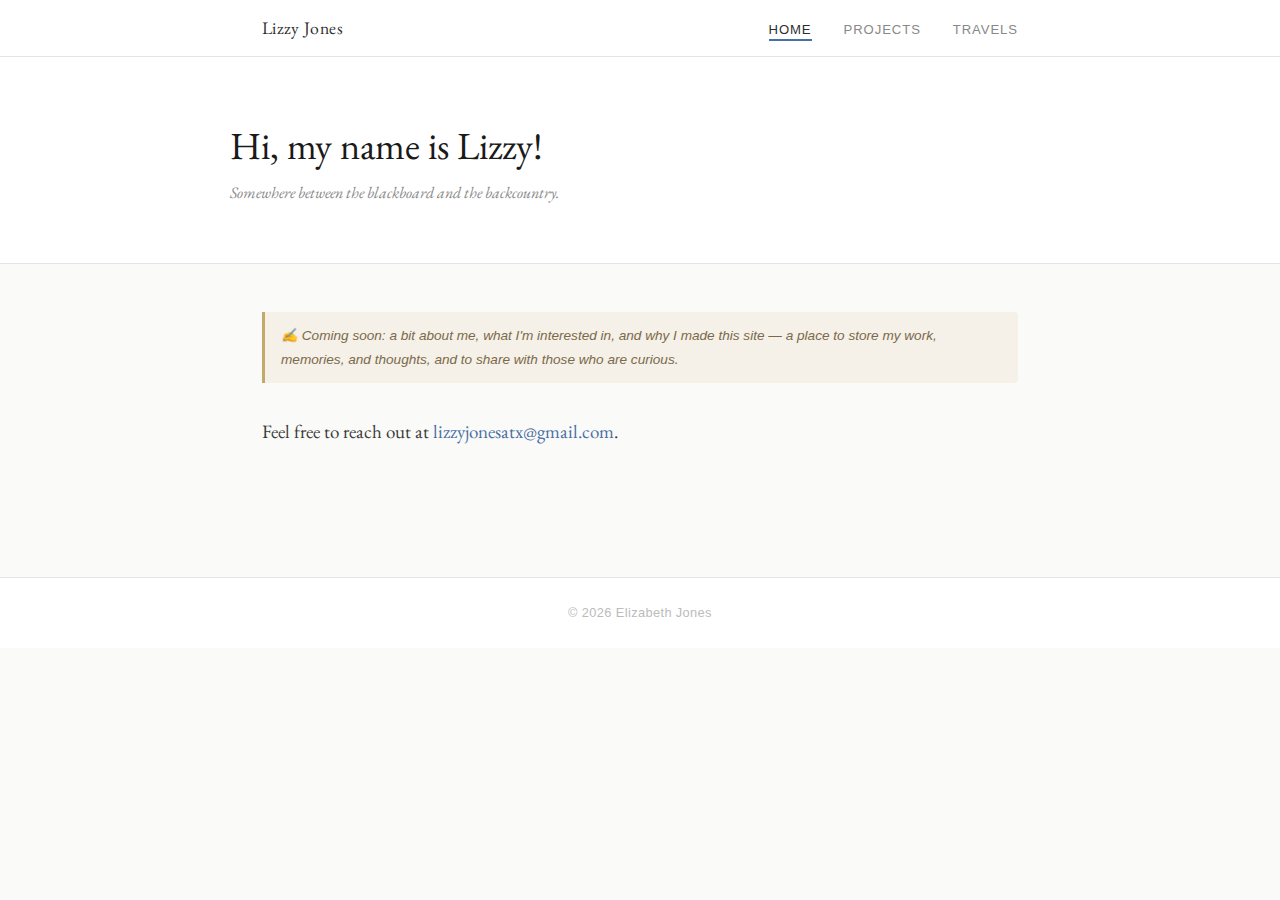
<file: index.html>
<!DOCTYPE html>
<html lang="en">
<head>
  <meta charset="UTF-8" />
  <meta name="viewport" content="width=device-width, initial-scale=1" />
  <title>Lizzy Jones</title>
  <link rel="stylesheet" href="css/style.css" />
</head>
<body>

  <!-- Navigation -->
  <nav>
    <div class="nav-inner">
      <a class="nav-brand" href="index.html">Lizzy Jones</a>
      <ul class="nav-links">
        <li><a href="index.html" class="active">Home</a></li>
        <li><a href="projects.html">Projects</a></li>
        <li><a href="travels.html">Travels</a></li>
      </ul>
    </div>
  </nav>

  <!-- Hero -->
  <header class="hero">
    <div class="inner">
      <h1>Hi, my name is Lizzy!</h1>
      <p class="subtitle">Somewhere between the blackboard and the backcountry.</p>
    </div>
  </header>

  <!-- Main Content -->
  <main class="main-content">
    <div class="bio-section">
      <p>
        <span class="placeholder-note">
          ✍️ Coming soon: a bit about me, what I'm interested in, and why I made this site —
          a place to store my work, memories, and thoughts, and to share with those who are curious.
        </span>
      </p>
      <p style="margin-top: 2rem;">
        Feel free to reach out at <a href="mailto:lizzyjonesatx@gmail.com">lizzyjonesatx@gmail.com</a>.
      </p>
    </div>
  </main>

  <!-- Footer -->
  <footer>
    <p>&copy; 2026 Elizabeth Jones</p>
  </footer>

</body>
</html>
</file>
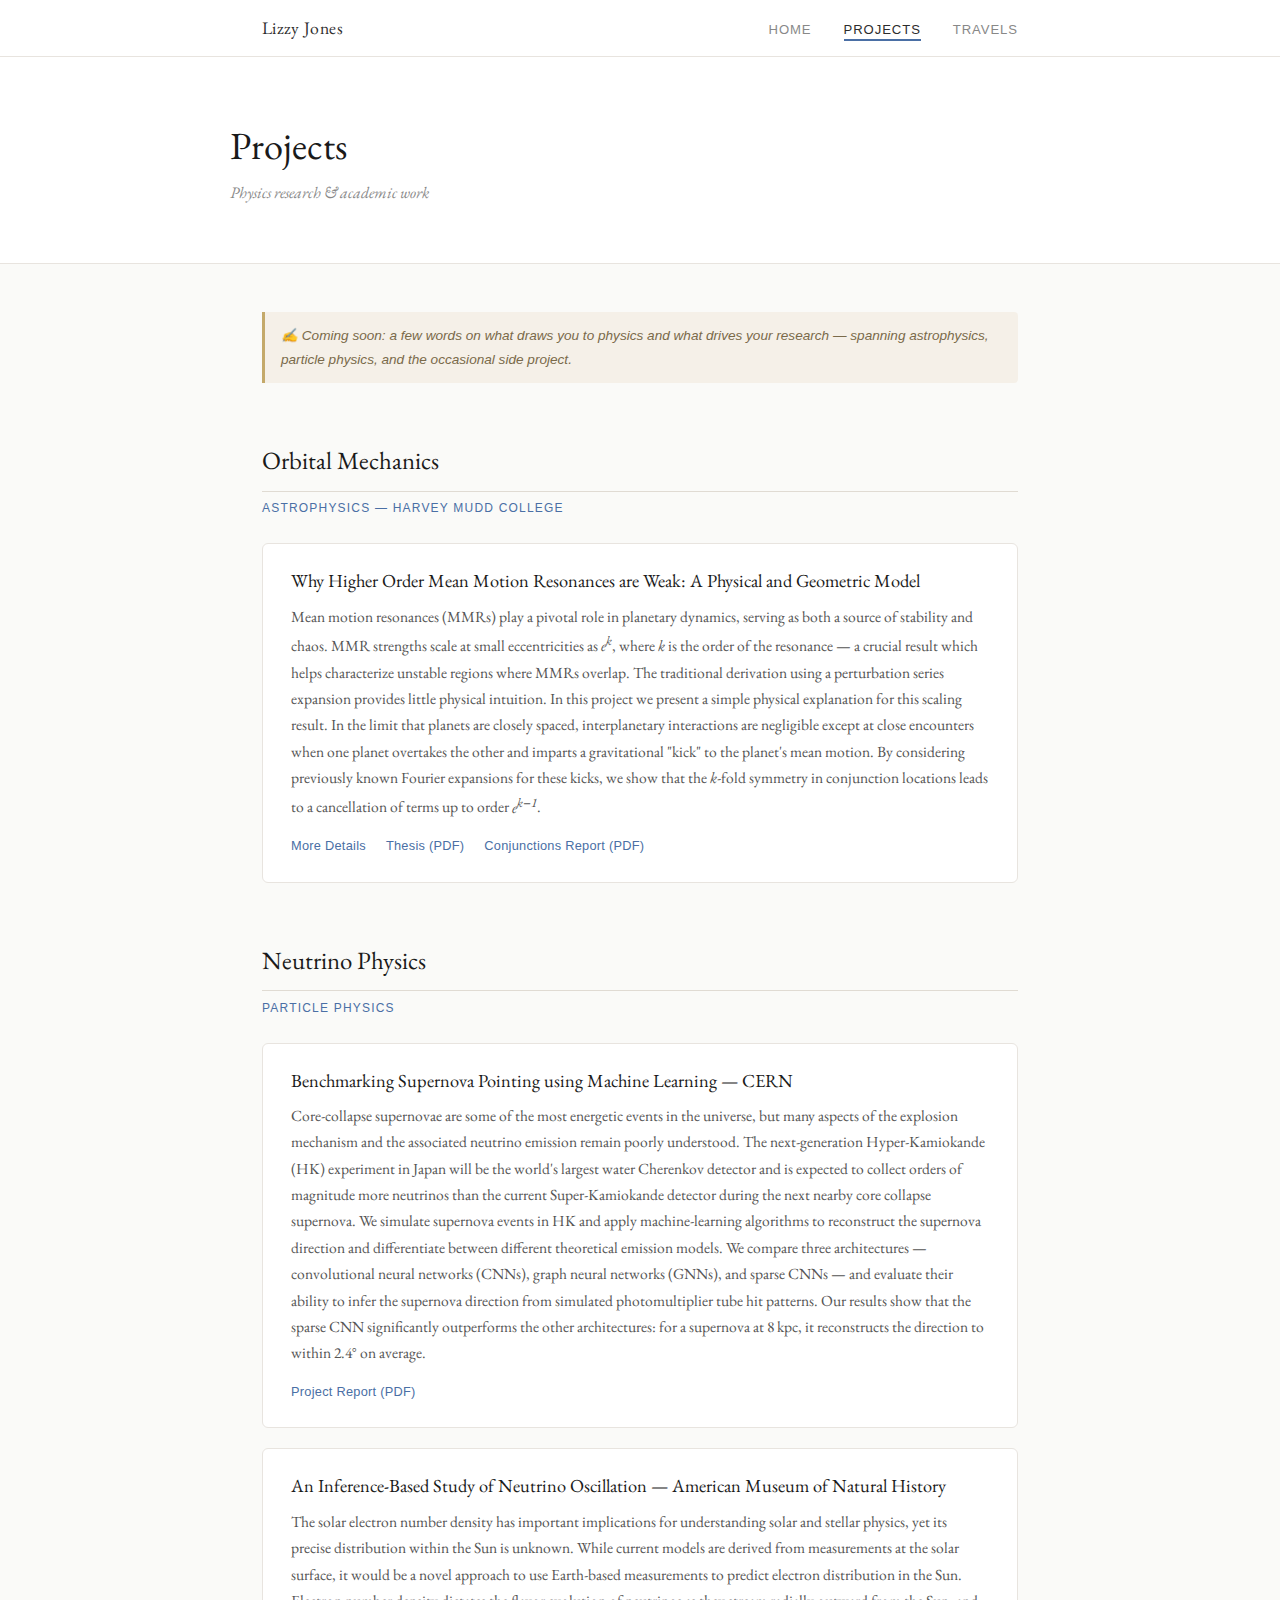
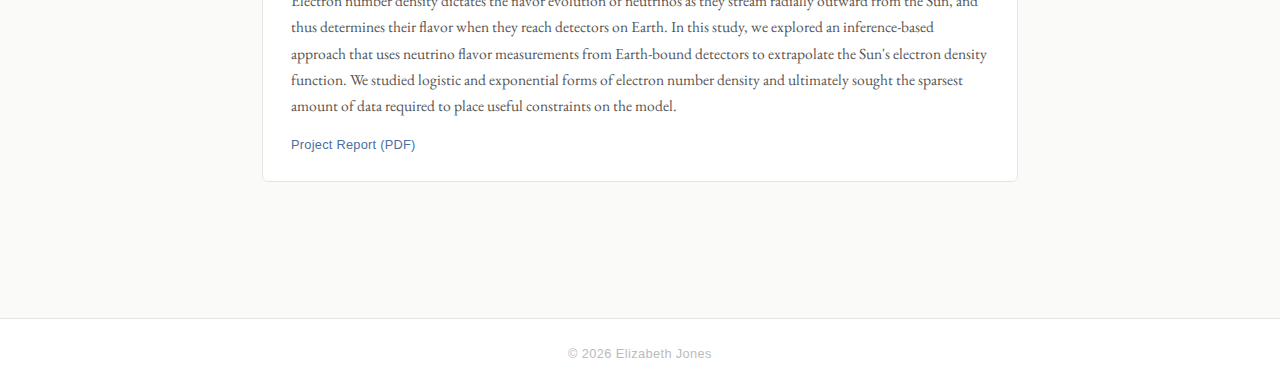
<file: projects.html>
<!DOCTYPE html>
<html lang="en">
<head>
  <meta charset="UTF-8" />
  <meta name="viewport" content="width=device-width, initial-scale=1" />
  <title>Projects — Lizzy Jones</title>
  <link rel="stylesheet" href="css/style.css" />
</head>
<body>

  <!-- Navigation -->
  <nav>
    <div class="nav-inner">
      <a class="nav-brand" href="index.html">Lizzy Jones</a>
      <ul class="nav-links">
        <li><a href="index.html">Home</a></li>
        <li><a href="projects.html" class="active">Projects</a></li>
        <li><a href="travels.html">Travels</a></li>
      </ul>
    </div>
  </nav>

  <!-- Hero -->
  <header class="hero">
    <div class="inner">
      <h1>Projects</h1>
      <p class="subtitle">Physics research &amp; academic work</p>
    </div>
  </header>

  <!-- Main Content -->
  <main class="main-content">

    <!-- Intro -->
    <div class="page-intro">
      <span class="placeholder-note">
        ✍️ Coming soon: a few words on what draws you to physics and what drives your research —
        spanning astrophysics, particle physics, and the occasional side project.
      </span>
    </div>

    <!-- Section 1: Orbital Mechanics -->
    <div class="research-section">
      <h2>Orbital Mechanics</h2>
      <span class="section-tag">Astrophysics &mdash; Harvey Mudd College</span>

      <div class="project-card">
        <h3>Why Higher Order Mean Motion Resonances are Weak: A Physical and Geometric Model</h3>
        <p>
          Mean motion resonances (MMRs) play a pivotal role in planetary dynamics, serving as both a source of stability and chaos.
          MMR strengths scale at small eccentricities as <em>e<sup>k</sup></em>, where <em>k</em> is the order of the resonance —
          a crucial result which helps characterize unstable regions where MMRs overlap. The traditional derivation using a
          perturbation series expansion provides little physical intuition. In this project we present a simple physical explanation
          for this scaling result. In the limit that planets are closely spaced, interplanetary interactions are negligible except
          at close encounters when one planet overtakes the other and imparts a gravitational "kick" to the planet's mean motion.
          By considering previously known Fourier expansions for these kicks, we show that the <em>k</em>-fold symmetry in conjunction
          locations leads to a cancellation of terms up to order <em>e<sup>k−1</sup></em>.
        </p>
        <div class="project-links">
          <a href="planetary_conj_details.html">More Details</a>
          <a href="pdfs/thesis.pdf" target="_blank">Thesis (PDF)</a>
          <a href="pdfs/planetary_conj.pdf" target="_blank">Conjunctions Report (PDF)</a>
        </div>
      </div>
    </div>

    <!-- Section 2: Neutrino Physics -->
    <div class="research-section">
      <h2>Neutrino Physics</h2>
      <span class="section-tag">Particle Physics</span>

      <div class="project-card">
        <h3>Benchmarking Supernova Pointing using Machine Learning &mdash; CERN</h3>
        <p>
          Core-collapse supernovae are some of the most energetic events in the universe, but many aspects of the explosion
          mechanism and the associated neutrino emission remain poorly understood. The next-generation Hyper-Kamiokande (HK)
          experiment in Japan will be the world's largest water Cherenkov detector and is expected to collect orders of magnitude
          more neutrinos than the current Super-Kamiokande detector during the next nearby core collapse supernova. We simulate
          supernova events in HK and apply machine-learning algorithms to reconstruct the supernova direction and differentiate
          between different theoretical emission models. We compare three architectures — convolutional neural networks (CNNs),
          graph neural networks (GNNs), and sparse CNNs — and evaluate their ability to infer the supernova direction from simulated
          photomultiplier tube hit patterns. Our results show that the sparse CNN significantly outperforms the other architectures:
          for a supernova at 8 kpc, it reconstructs the direction to within 2.4° on average.
        </p>
        <div class="project-links">
          <a href="pdfs/supernova_ml.pdf" target="_blank">Project Report (PDF)</a>
        </div>
      </div>

      <div class="project-card">
        <h3>An Inference-Based Study of Neutrino Oscillation &mdash; American Museum of Natural History</h3>
        <p>
          The solar electron number density has important implications for understanding solar and stellar physics, yet its
          precise distribution within the Sun is unknown. While current models are derived from measurements at the solar surface,
          it would be a novel approach to use Earth-based measurements to predict electron distribution in the Sun. Electron number
          density dictates the flavor evolution of neutrinos as they stream radially outward from the Sun, and thus determines
          their flavor when they reach detectors on Earth. In this study, we explored an inference-based approach that uses neutrino
          flavor measurements from Earth-bound detectors to extrapolate the Sun's electron density function. We studied logistic and
          exponential forms of electron number density and ultimately sought the sparsest amount of data required to place useful
          constraints on the model.
        </p>
        <div class="project-links">
          <a href="pdfs/inference_neutrino_osc.pdf" target="_blank">Project Report (PDF)</a>
        </div>
      </div>
    </div>

    <!--
    <div class="research-section">
      <h2>Other Projects</h2>
      <div class="project-card">
        <h3>A Study of the Restricted Three Body Problem — Harvey Mudd College</h3>
        <div class="project-links">
          <a href="pdfs/restricted_three_body.pdf" target="_blank">Project Report (PDF)</a>
        </div>
      </div>
      <div class="project-card">
        <h3>Study of an Underdamped, Driven Oscillator — Duke University</h3>
        <div class="project-links">
          <a href="pdfs/underdamped_oscillator.pdf" target="_blank">Project Report (PDF)</a>
        </div>
      </div>
    </div>
    -->

  </main>

  <!-- Footer -->
  <footer>
    <p>&copy; 2026 Elizabeth Jones</p>
  </footer>

</body>
</html>
</file>
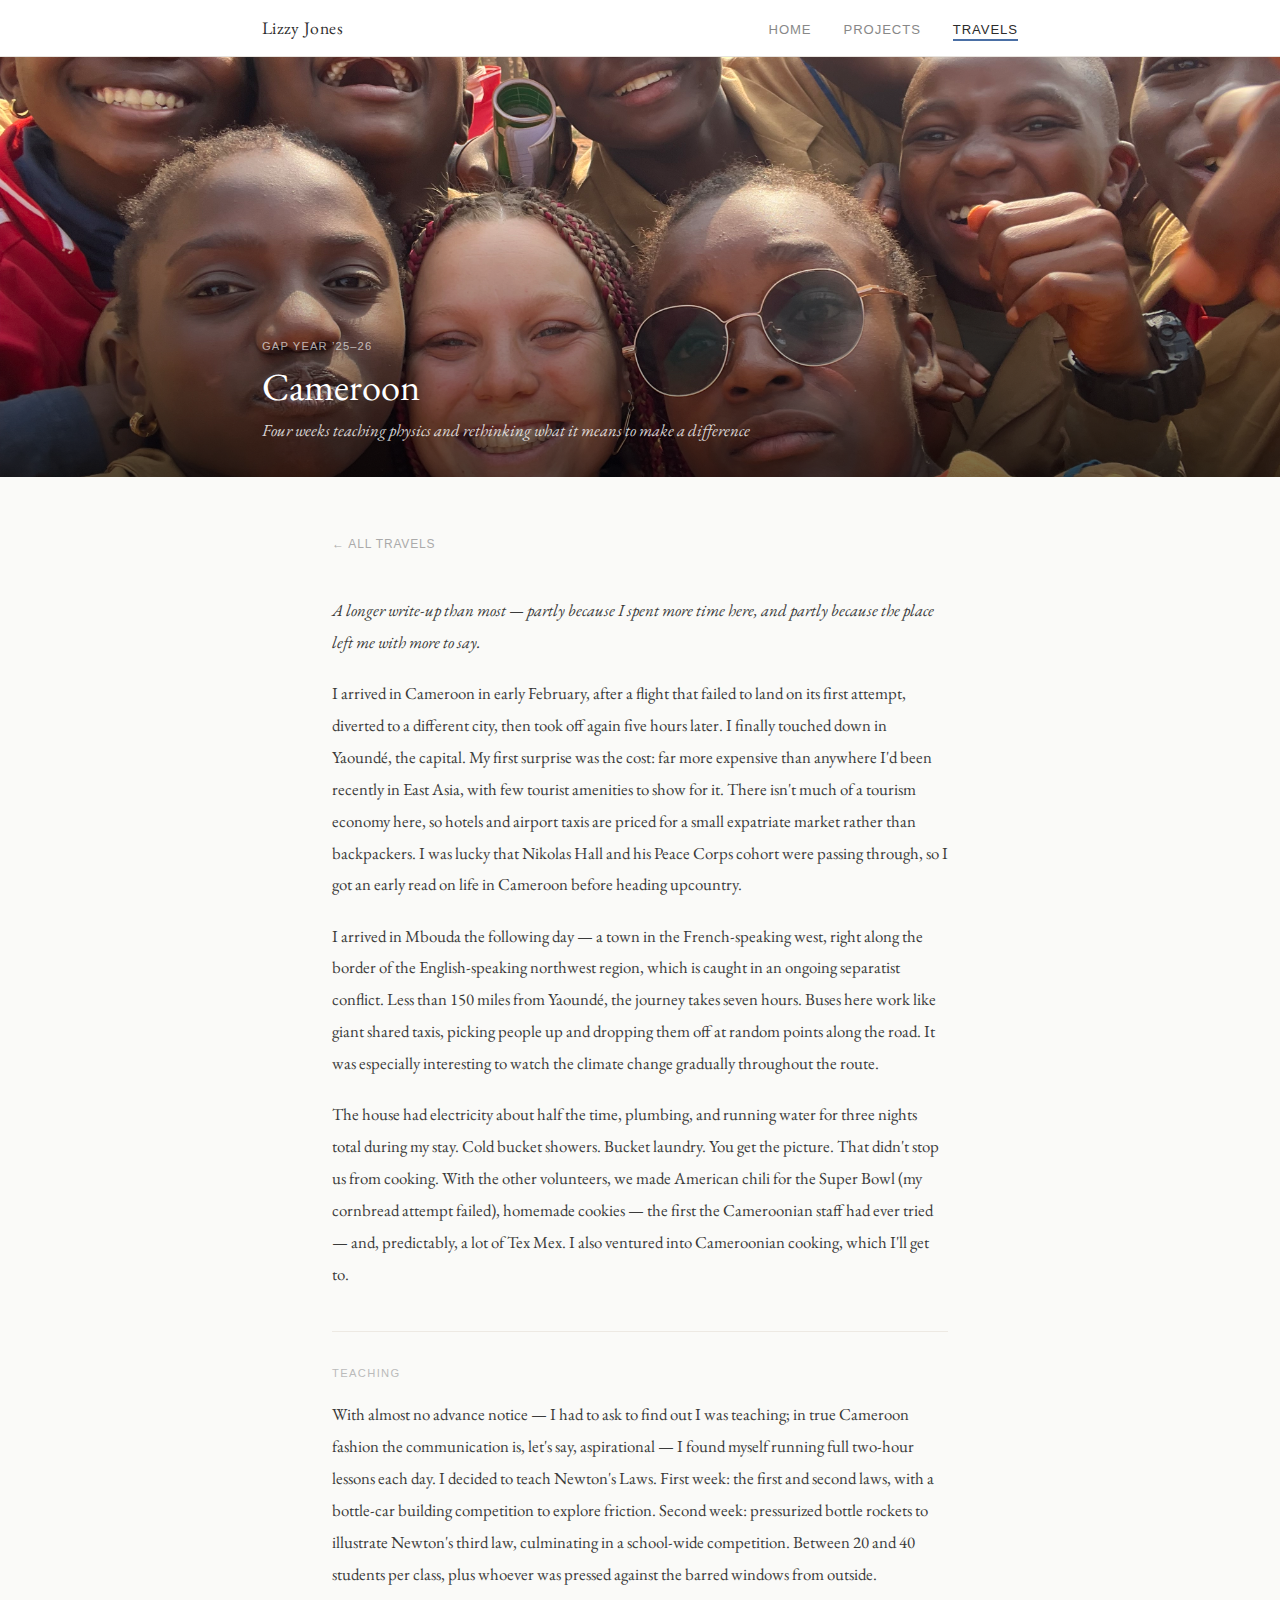
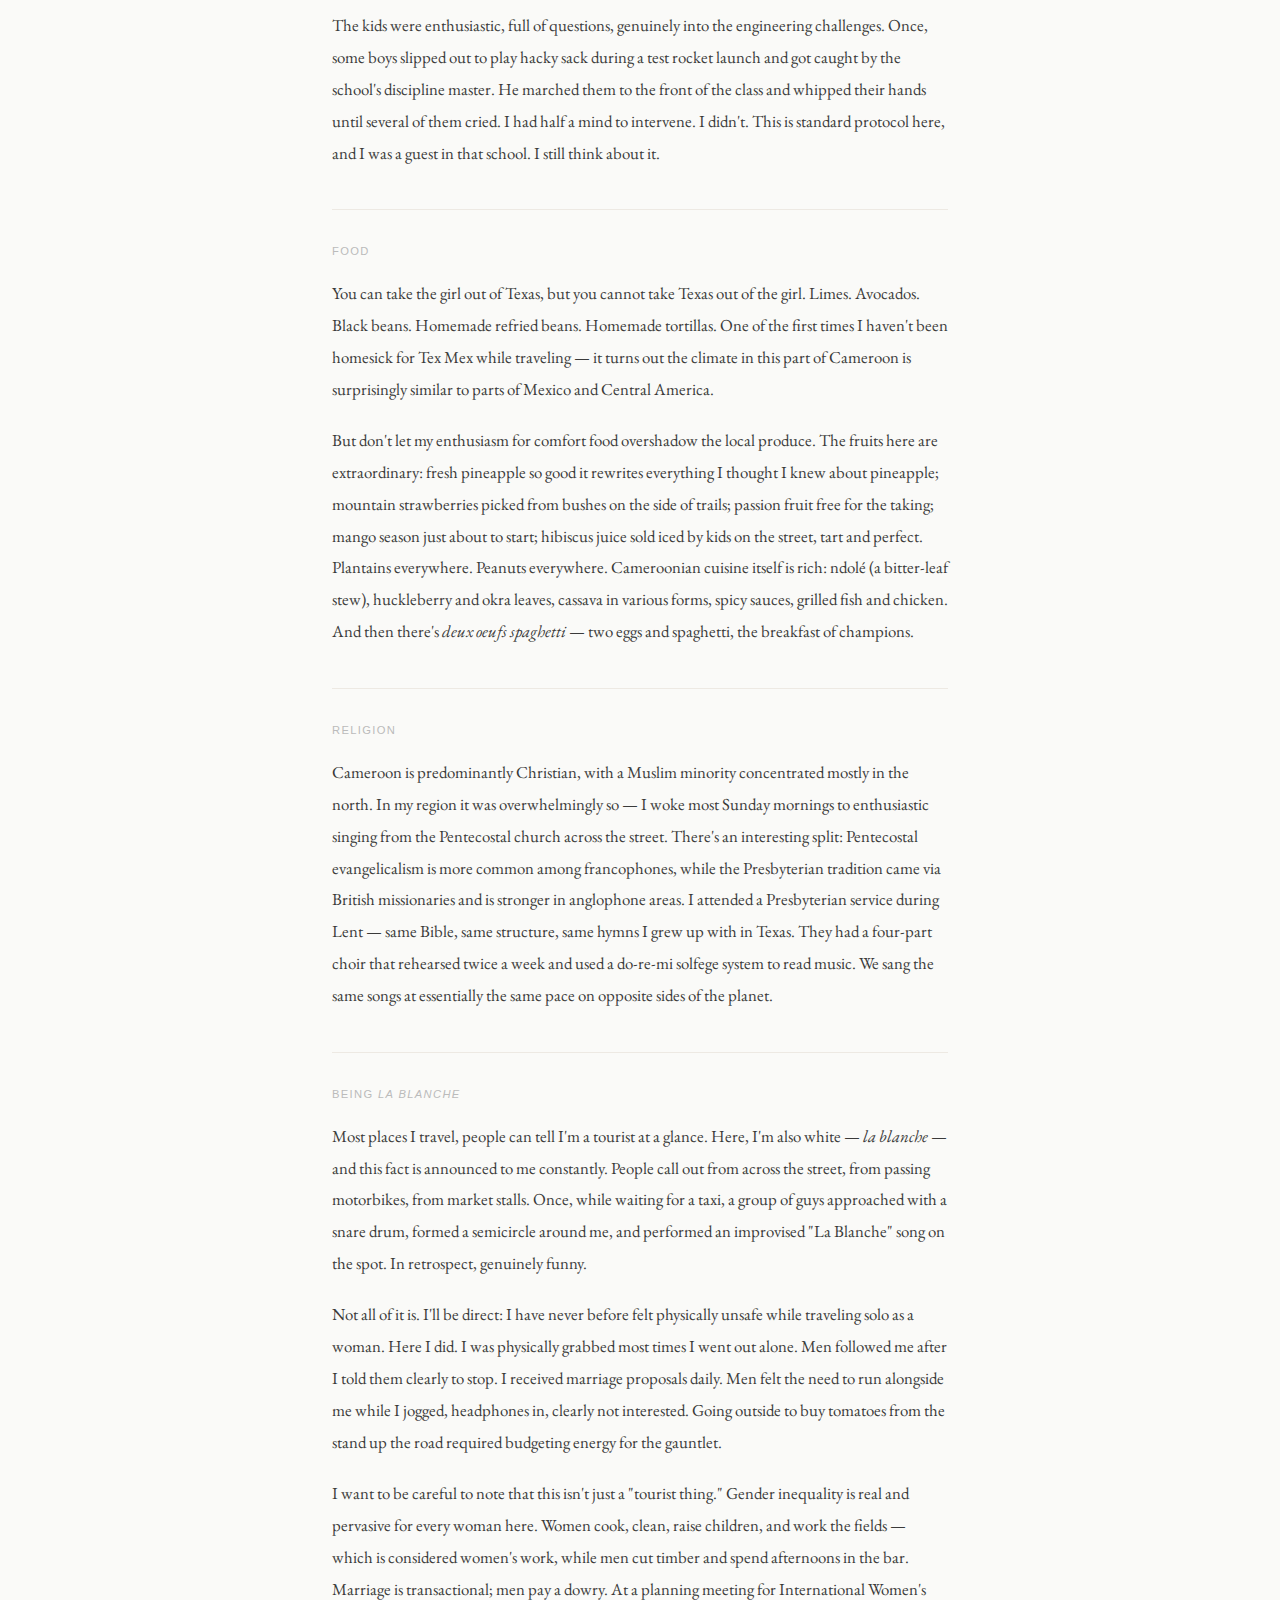
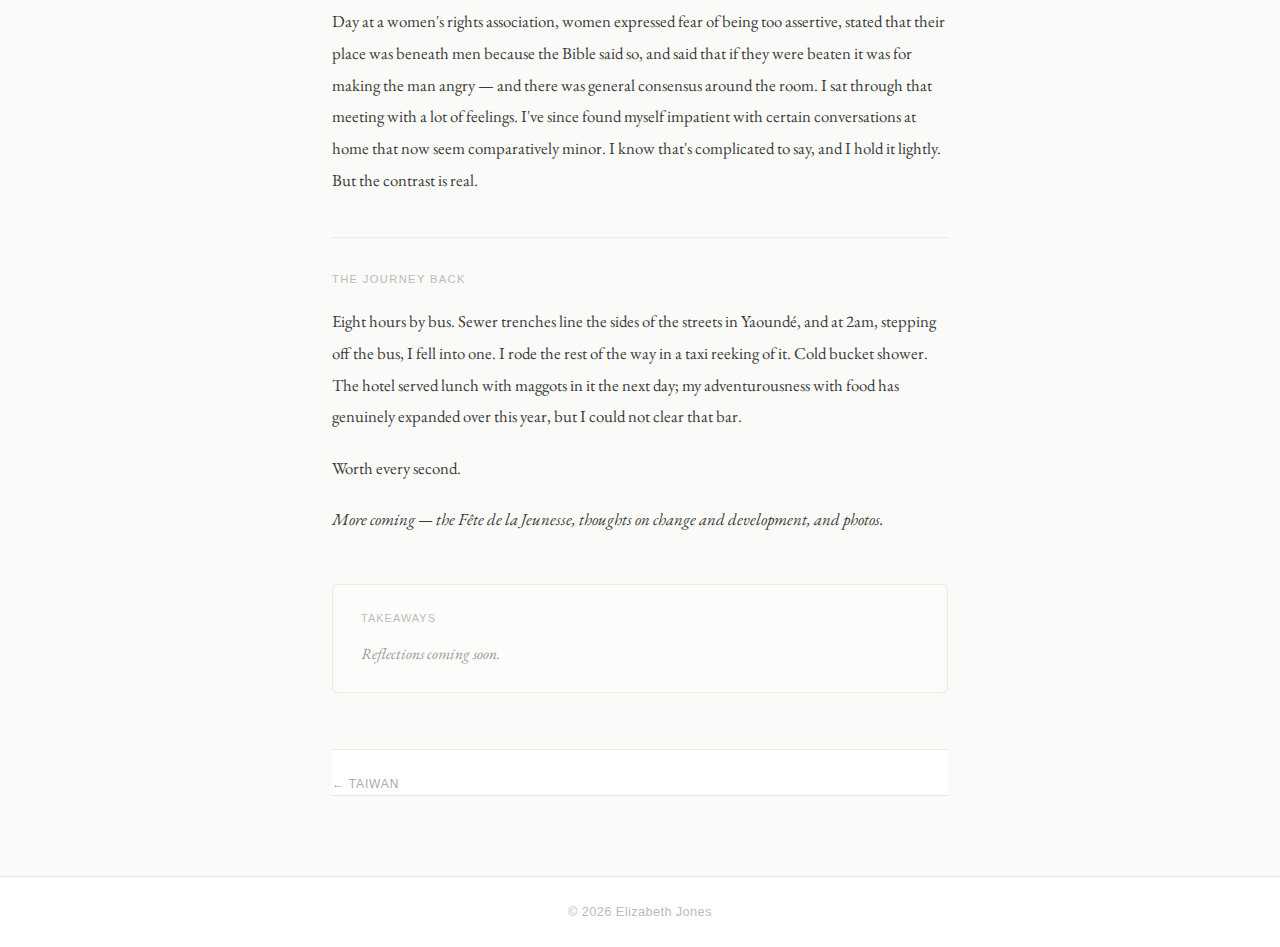
<file: destinations/cameroon.html>
<!DOCTYPE html>
<html lang="en">
<head>
  <meta charset="UTF-8" />
  <meta name="viewport" content="width=device-width, initial-scale=1" />
  <title>Cameroon — Lizzy Jones</title>
  <link rel="stylesheet" href="../css/style.css" />
</head>
<body>

  <nav>
    <div class="nav-inner">
      <a class="nav-brand" href="../index.html">Lizzy Jones</a>
      <ul class="nav-links">
        <li><a href="../index.html">Home</a></li>
        <li><a href="../projects.html">Projects</a></li>
        <li><a href="../travels.html" class="active">Travels</a></li>
      </ul>
    </div>
  </nav>

  <div class="travel-hero" style="background-image: url('../travel_thumbnail_photos/cameroon.jpeg');">
    <div class="travel-hero-text">
      <div class="travel-hero-tag">Gap Year &rsquo;25&ndash;26</div>
      <h1>Cameroon</h1>
      <p class="travel-hero-sub">Four weeks teaching physics and rethinking what it means to make a difference</p>
    </div>
  </div>

  <div class="travel-content">
    <a href="../travels.html" class="travel-back">&larr; All Travels</a>

    <article class="travel-article">

      <p><em>A longer write-up than most — partly because I spent more time here, and partly because the place left me with more to say.</em></p>

      <p>I arrived in Cameroon in early February, after a flight that failed to land on its first attempt, diverted to a different city, then took off again five hours later. I finally touched down in Yaoundé, the capital. My first surprise was the cost: far more expensive than anywhere I'd been recently in East Asia, with few tourist amenities to show for it. There isn't much of a tourism economy here, so hotels and airport taxis are priced for a small expatriate market rather than backpackers. I was lucky that Nikolas Hall and his Peace Corps cohort were passing through, so I got an early read on life in Cameroon before heading upcountry.</p>

      <p>I arrived in Mbouda the following day — a town in the French-speaking west, right along the border of the English-speaking northwest region, which is caught in an ongoing separatist conflict. Less than 150 miles from Yaoundé, the journey takes seven hours. Buses here work like giant shared taxis, picking people up and dropping them off at random points along the road. It was especially interesting to watch the climate change gradually throughout the route.</p>

      <p>The house had electricity about half the time, plumbing, and running water for three nights total during my stay. Cold bucket showers. Bucket laundry. You get the picture. That didn't stop us from cooking. With the other volunteers, we made American chili for the Super Bowl (my cornbread attempt failed), homemade cookies — the first the Cameroonian staff had ever tried — and, predictably, a lot of Tex Mex. I also ventured into Cameroonian cooking, which I'll get to.</p>

      <div class="travel-section-head">Teaching</div>

      <p>With almost no advance notice — I had to ask to find out I was teaching; in true Cameroon fashion the communication is, let's say, aspirational — I found myself running full two-hour lessons each day. I decided to teach Newton's Laws. First week: the first and second laws, with a bottle-car building competition to explore friction. Second week: pressurized bottle rockets to illustrate Newton's third law, culminating in a school-wide competition. Between 20 and 40 students per class, plus whoever was pressed against the barred windows from outside.</p>

      <p>The kids were enthusiastic, full of questions, genuinely into the engineering challenges. Once, some boys slipped out to play hacky sack during a test rocket launch and got caught by the school's discipline master. He marched them to the front of the class and whipped their hands until several of them cried. I had half a mind to intervene. I didn't. This is standard protocol here, and I was a guest in that school. I still think about it.</p>

      <div class="travel-section-head">Food</div>

      <p>You can take the girl out of Texas, but you cannot take Texas out of the girl. Limes. Avocados. Black beans. Homemade refried beans. Homemade tortillas. One of the first times I haven't been homesick for Tex Mex while traveling — it turns out the climate in this part of Cameroon is surprisingly similar to parts of Mexico and Central America.</p>

      <p>But don't let my enthusiasm for comfort food overshadow the local produce. The fruits here are extraordinary: fresh pineapple so good it rewrites everything I thought I knew about pineapple; mountain strawberries picked from bushes on the side of trails; passion fruit free for the taking; mango season just about to start; hibiscus juice sold iced by kids on the street, tart and perfect. Plantains everywhere. Peanuts everywhere. Cameroonian cuisine itself is rich: ndolé (a bitter-leaf stew), huckleberry and okra leaves, cassava in various forms, spicy sauces, grilled fish and chicken. And then there's <em>deux oeufs spaghetti</em> — two eggs and spaghetti, the breakfast of champions.</p>

      <div class="travel-section-head">Religion</div>

      <p>Cameroon is predominantly Christian, with a Muslim minority concentrated mostly in the north. In my region it was overwhelmingly so — I woke most Sunday mornings to enthusiastic singing from the Pentecostal church across the street. There's an interesting split: Pentecostal evangelicalism is more common among francophones, while the Presbyterian tradition came via British missionaries and is stronger in anglophone areas. I attended a Presbyterian service during Lent — same Bible, same structure, same hymns I grew up with in Texas. They had a four-part choir that rehearsed twice a week and used a do-re-mi solfege system to read music. We sang the same songs at essentially the same pace on opposite sides of the planet.</p>

      <div class="travel-section-head">Being <em>La Blanche</em></div>

      <p>Most places I travel, people can tell I'm a tourist at a glance. Here, I'm also white — <em>la blanche</em> — and this fact is announced to me constantly. People call out from across the street, from passing motorbikes, from market stalls. Once, while waiting for a taxi, a group of guys approached with a snare drum, formed a semicircle around me, and performed an improvised "La Blanche" song on the spot. In retrospect, genuinely funny.</p>

      <p>Not all of it is. I'll be direct: I have never before felt physically unsafe while traveling solo as a woman. Here I did. I was physically grabbed most times I went out alone. Men followed me after I told them clearly to stop. I received marriage proposals daily. Men felt the need to run alongside me while I jogged, headphones in, clearly not interested. Going outside to buy tomatoes from the stand up the road required budgeting energy for the gauntlet.</p>

      <p>I want to be careful to note that this isn't just a "tourist thing." Gender inequality is real and pervasive for every woman here. Women cook, clean, raise children, and work the fields — which is considered women's work, while men cut timber and spend afternoons in the bar. Marriage is transactional; men pay a dowry. At a planning meeting for International Women's Day at a women's rights association, women expressed fear of being too assertive, stated that their place was beneath men because the Bible said so, and said that if they were beaten it was for making the man angry — and there was general consensus around the room. I sat through that meeting with a lot of feelings. I've since found myself impatient with certain conversations at home that now seem comparatively minor. I know that's complicated to say, and I hold it lightly. But the contrast is real.</p>

      <div class="travel-section-head">The Journey Back</div>

      <p>Eight hours by bus. Sewer trenches line the sides of the streets in Yaoundé, and at 2am, stepping off the bus, I fell into one. I rode the rest of the way in a taxi reeking of it. Cold bucket shower. The hotel served lunch with maggots in it the next day; my adventurousness with food has genuinely expanded over this year, but I could not clear that bar.</p>

      <p>Worth every second.</p>

      <p><em>More coming — the Fête de la Jeunesse, thoughts on change and development, and photos.</em></p>

    </article>

    <div class="travel-takeaways">
      <div class="travel-takeaways-label">Takeaways</div>
      <p><em>Reflections coming soon.</em></p>
    </div>

    <nav class="travel-nav">
      <a href="taiwan.html">&larr; Taiwan</a>
    </nav>
  </div>

  <footer>
    <p>&copy; 2026 Elizabeth Jones</p>
  </footer>

</body>
</html>
</file>
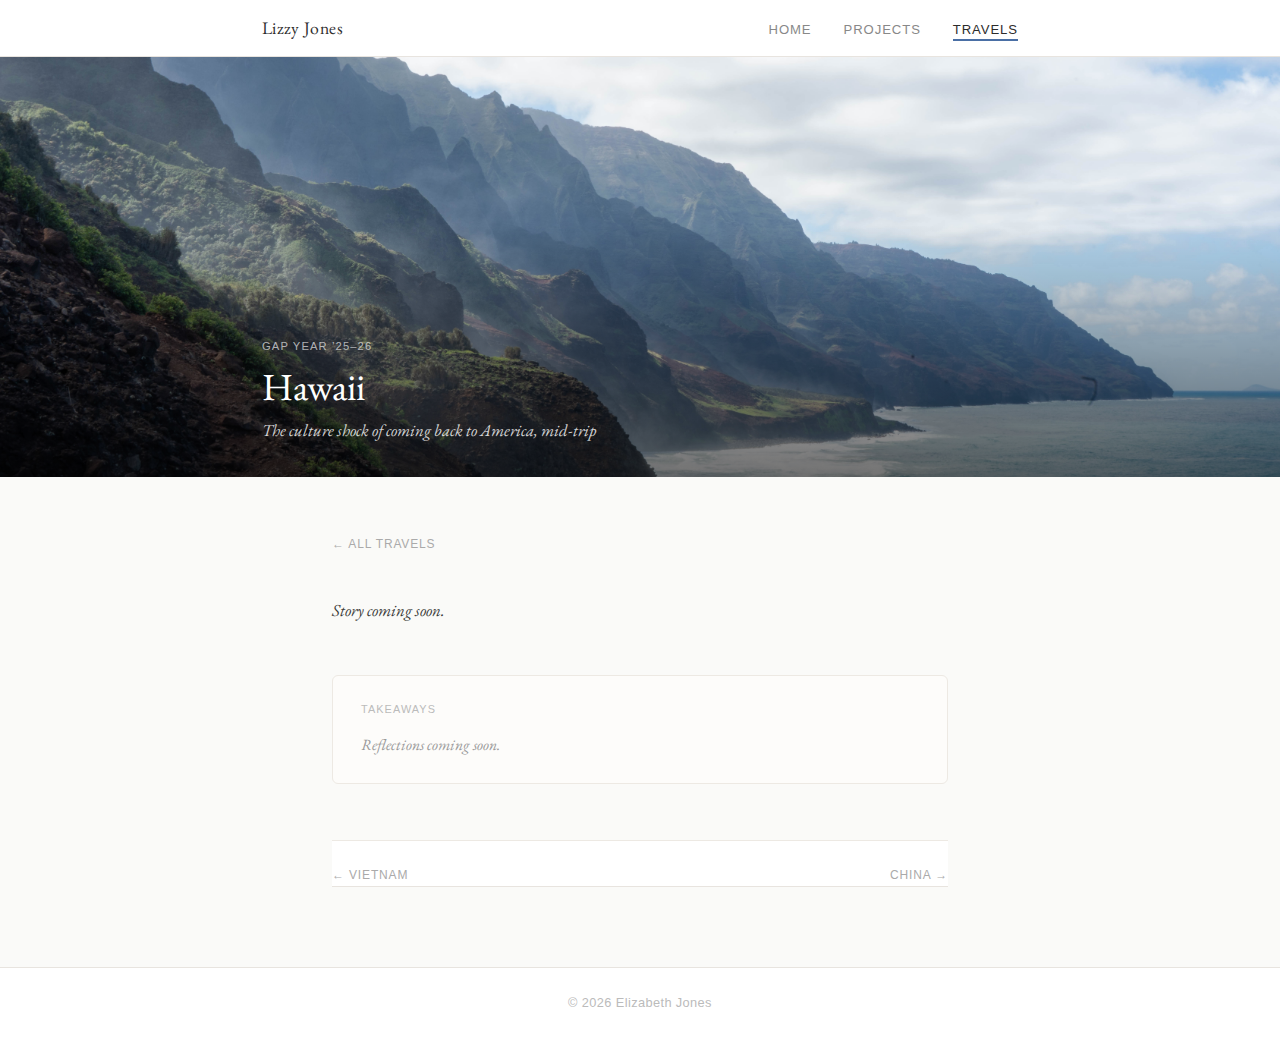
<file: destinations/hawaii.html>
<!DOCTYPE html>
<html lang="en">
<head>
  <meta charset="UTF-8" />
  <meta name="viewport" content="width=device-width, initial-scale=1" />
  <title>Hawaii — Lizzy Jones</title>
  <link rel="stylesheet" href="../css/style.css" />
</head>
<body>

  <nav>
    <div class="nav-inner">
      <a class="nav-brand" href="../index.html">Lizzy Jones</a>
      <ul class="nav-links">
        <li><a href="../index.html">Home</a></li>
        <li><a href="../projects.html">Projects</a></li>
        <li><a href="../travels.html" class="active">Travels</a></li>
      </ul>
    </div>
  </nav>

  <div class="travel-hero" style="background-image: url('../travel_thumbnail_photos/hawaii.jpg');">
    <div class="travel-hero-text">
      <div class="travel-hero-tag">Gap Year &rsquo;25&ndash;26</div>
      <h1>Hawaii</h1>
      <p class="travel-hero-sub">The culture shock of coming back to America, mid-trip</p>
    </div>
  </div>

  <div class="travel-content">
    <a href="../travels.html" class="travel-back">&larr; All Travels</a>

    <article class="travel-article">
      <p><em>Story coming soon.</em></p>
    </article>

    <div class="travel-takeaways">
      <div class="travel-takeaways-label">Takeaways</div>
      <p><em>Reflections coming soon.</em></p>
    </div>

    <nav class="travel-nav">
      <a href="vietnam.html">&larr; Vietnam</a>
      <a href="china.html" class="travel-nav-next">China &rarr;</a>
    </nav>
  </div>

  <footer>
    <p>&copy; 2026 Elizabeth Jones</p>
  </footer>

</body>
</html>
</file>
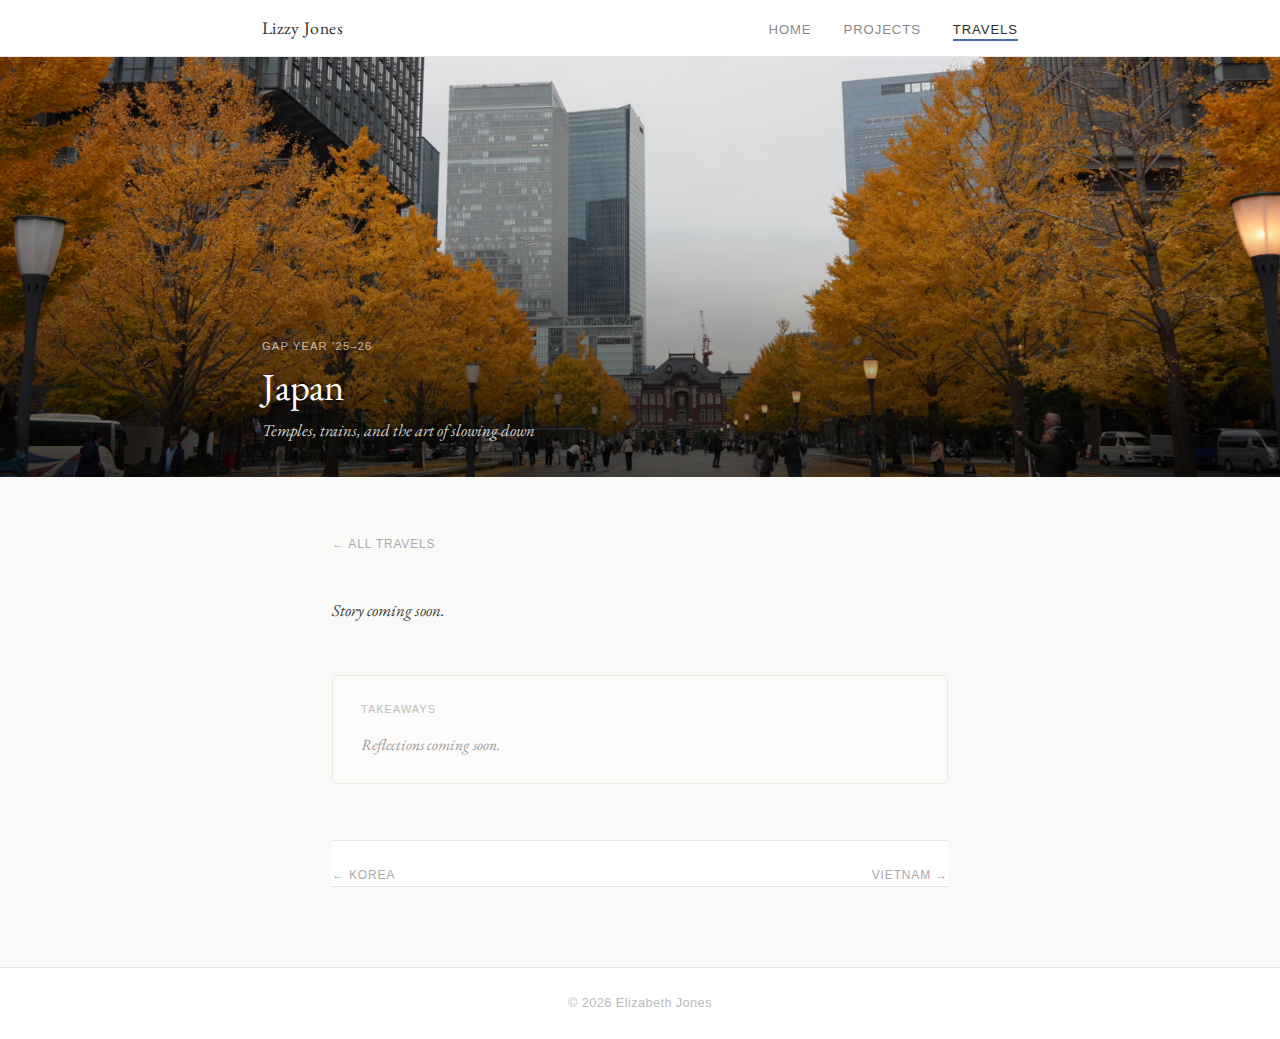
<file: destinations/japan.html>
<!DOCTYPE html>
<html lang="en">
<head>
  <meta charset="UTF-8" />
  <meta name="viewport" content="width=device-width, initial-scale=1" />
  <title>Japan — Lizzy Jones</title>
  <link rel="stylesheet" href="../css/style.css" />
</head>
<body>

  <nav>
    <div class="nav-inner">
      <a class="nav-brand" href="../index.html">Lizzy Jones</a>
      <ul class="nav-links">
        <li><a href="../index.html">Home</a></li>
        <li><a href="../projects.html">Projects</a></li>
        <li><a href="../travels.html" class="active">Travels</a></li>
      </ul>
    </div>
  </nav>

  <div class="travel-hero" style="background-image: url('../travel_thumbnail_photos/japan.JPG');">
    <div class="travel-hero-text">
      <div class="travel-hero-tag">Gap Year &rsquo;25&ndash;26</div>
      <h1>Japan</h1>
      <p class="travel-hero-sub">Temples, trains, and the art of slowing down</p>
    </div>
  </div>

  <div class="travel-content">
    <a href="../travels.html" class="travel-back">&larr; All Travels</a>

    <article class="travel-article">
      <p><em>Story coming soon.</em></p>
    </article>

    <div class="travel-takeaways">
      <div class="travel-takeaways-label">Takeaways</div>
      <p><em>Reflections coming soon.</em></p>
    </div>

    <nav class="travel-nav">
      <a href="korea.html">&larr; Korea</a>
      <a href="vietnam.html" class="travel-nav-next">Vietnam &rarr;</a>
    </nav>
  </div>

  <footer>
    <p>&copy; 2026 Elizabeth Jones</p>
  </footer>

</body>
</html>
</file>
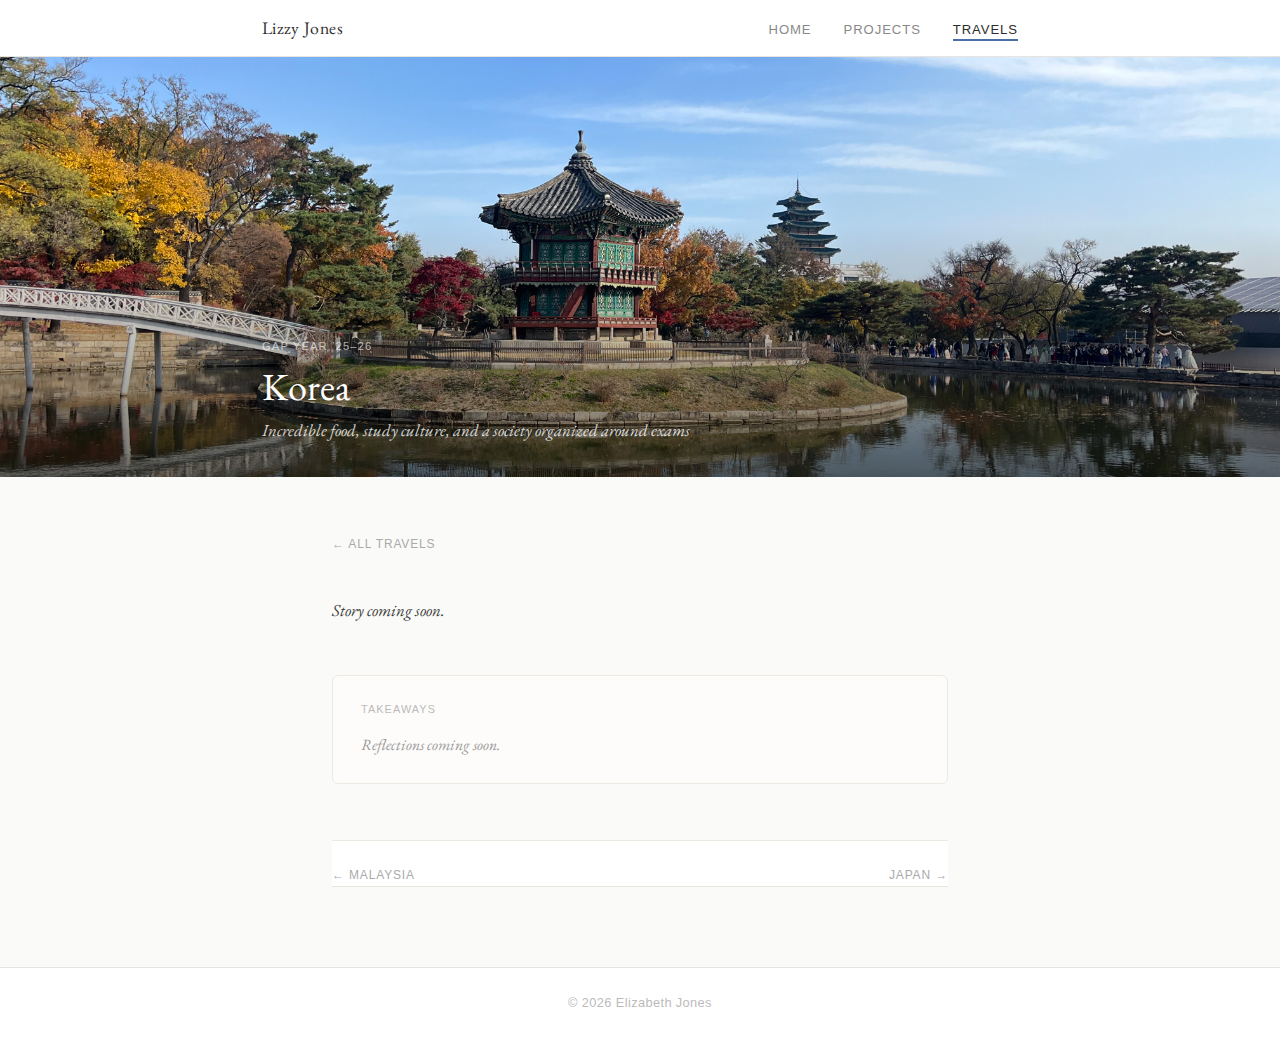
<file: destinations/korea.html>
<!DOCTYPE html>
<html lang="en">
<head>
  <meta charset="UTF-8" />
  <meta name="viewport" content="width=device-width, initial-scale=1" />
  <title>Korea — Lizzy Jones</title>
  <link rel="stylesheet" href="../css/style.css" />
</head>
<body>

  <nav>
    <div class="nav-inner">
      <a class="nav-brand" href="../index.html">Lizzy Jones</a>
      <ul class="nav-links">
        <li><a href="../index.html">Home</a></li>
        <li><a href="../projects.html">Projects</a></li>
        <li><a href="../travels.html" class="active">Travels</a></li>
      </ul>
    </div>
  </nav>

  <div class="travel-hero" style="background-image: url('../travel_thumbnail_photos/korea.jpeg');">
    <div class="travel-hero-text">
      <div class="travel-hero-tag">Gap Year &rsquo;25&ndash;26</div>
      <h1>Korea</h1>
      <p class="travel-hero-sub">Incredible food, study culture, and a society organized around exams</p>
    </div>
  </div>

  <div class="travel-content">
    <a href="../travels.html" class="travel-back">&larr; All Travels</a>

    <article class="travel-article">
      <p><em>Story coming soon.</em></p>
    </article>

    <div class="travel-takeaways">
      <div class="travel-takeaways-label">Takeaways</div>
      <p><em>Reflections coming soon.</em></p>
    </div>

    <nav class="travel-nav">
      <a href="malaysia.html">&larr; Malaysia</a>
      <a href="japan.html" class="travel-nav-next">Japan &rarr;</a>
    </nav>
  </div>

  <footer>
    <p>&copy; 2026 Elizabeth Jones</p>
  </footer>

</body>
</html>
</file>
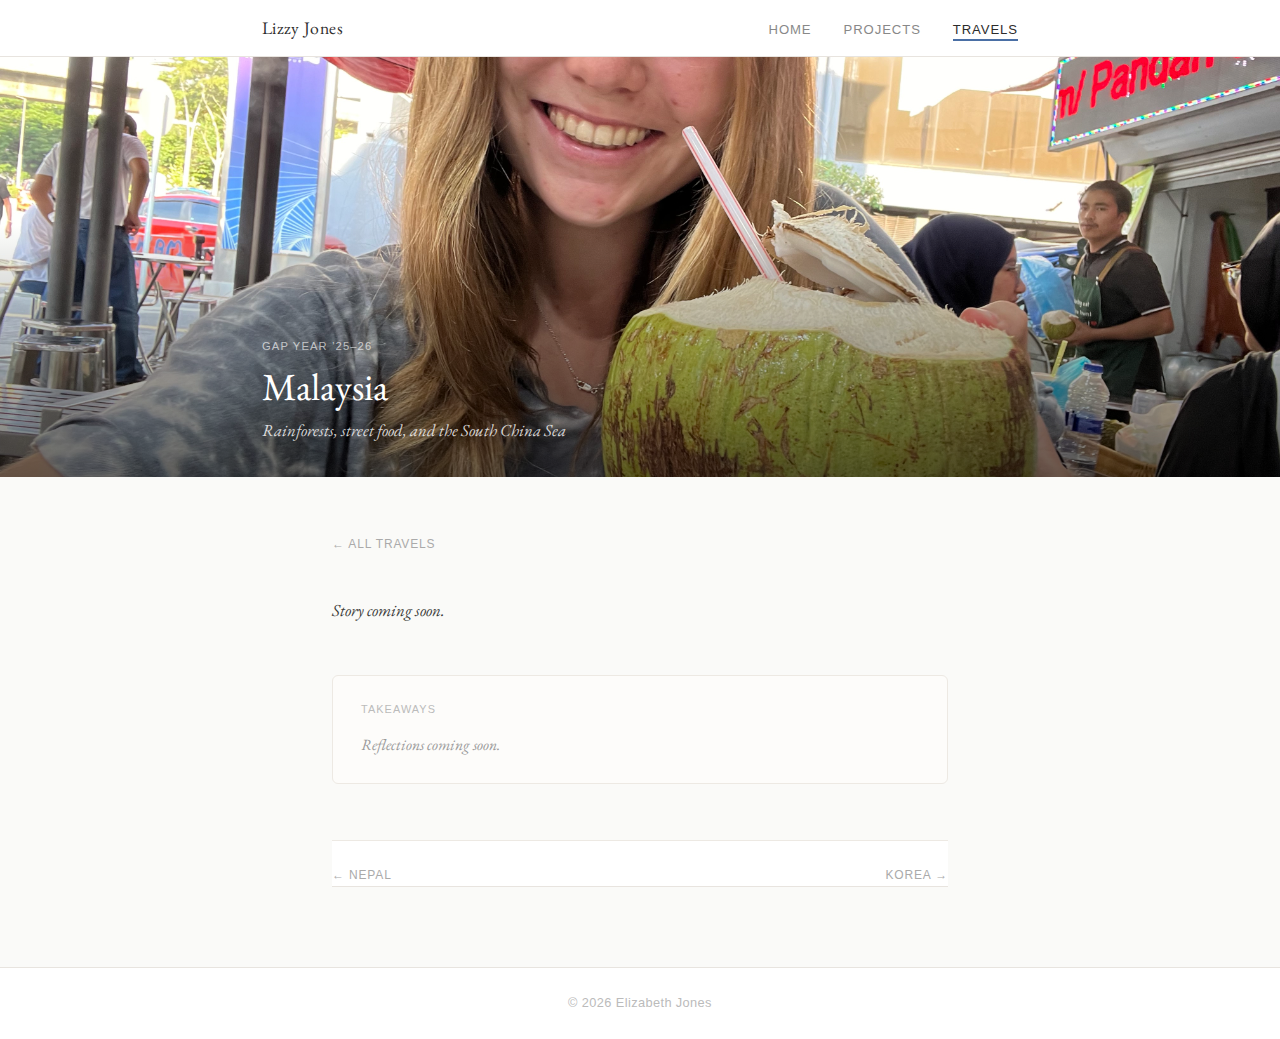
<file: destinations/malaysia.html>
<!DOCTYPE html>
<html lang="en">
<head>
  <meta charset="UTF-8" />
  <meta name="viewport" content="width=device-width, initial-scale=1" />
  <title>Malaysia — Lizzy Jones</title>
  <link rel="stylesheet" href="../css/style.css" />
</head>
<body>

  <nav>
    <div class="nav-inner">
      <a class="nav-brand" href="../index.html">Lizzy Jones</a>
      <ul class="nav-links">
        <li><a href="../index.html">Home</a></li>
        <li><a href="../projects.html">Projects</a></li>
        <li><a href="../travels.html" class="active">Travels</a></li>
      </ul>
    </div>
  </nav>

  <div class="travel-hero" style="background-image: url('../travel_thumbnail_photos/malaysia.jpeg');">
    <div class="travel-hero-text">
      <div class="travel-hero-tag">Gap Year &rsquo;25&ndash;26</div>
      <h1>Malaysia</h1>
      <p class="travel-hero-sub">Rainforests, street food, and the South China Sea</p>
    </div>
  </div>

  <div class="travel-content">
    <a href="../travels.html" class="travel-back">&larr; All Travels</a>

    <article class="travel-article">
      <p><em>Story coming soon.</em></p>
    </article>

    <div class="travel-takeaways">
      <div class="travel-takeaways-label">Takeaways</div>
      <p><em>Reflections coming soon.</em></p>
    </div>

    <nav class="travel-nav">
      <a href="nepal.html">&larr; Nepal</a>
      <a href="korea.html" class="travel-nav-next">Korea &rarr;</a>
    </nav>
  </div>

  <footer>
    <p>&copy; 2026 Elizabeth Jones</p>
  </footer>

</body>
</html>
</file>
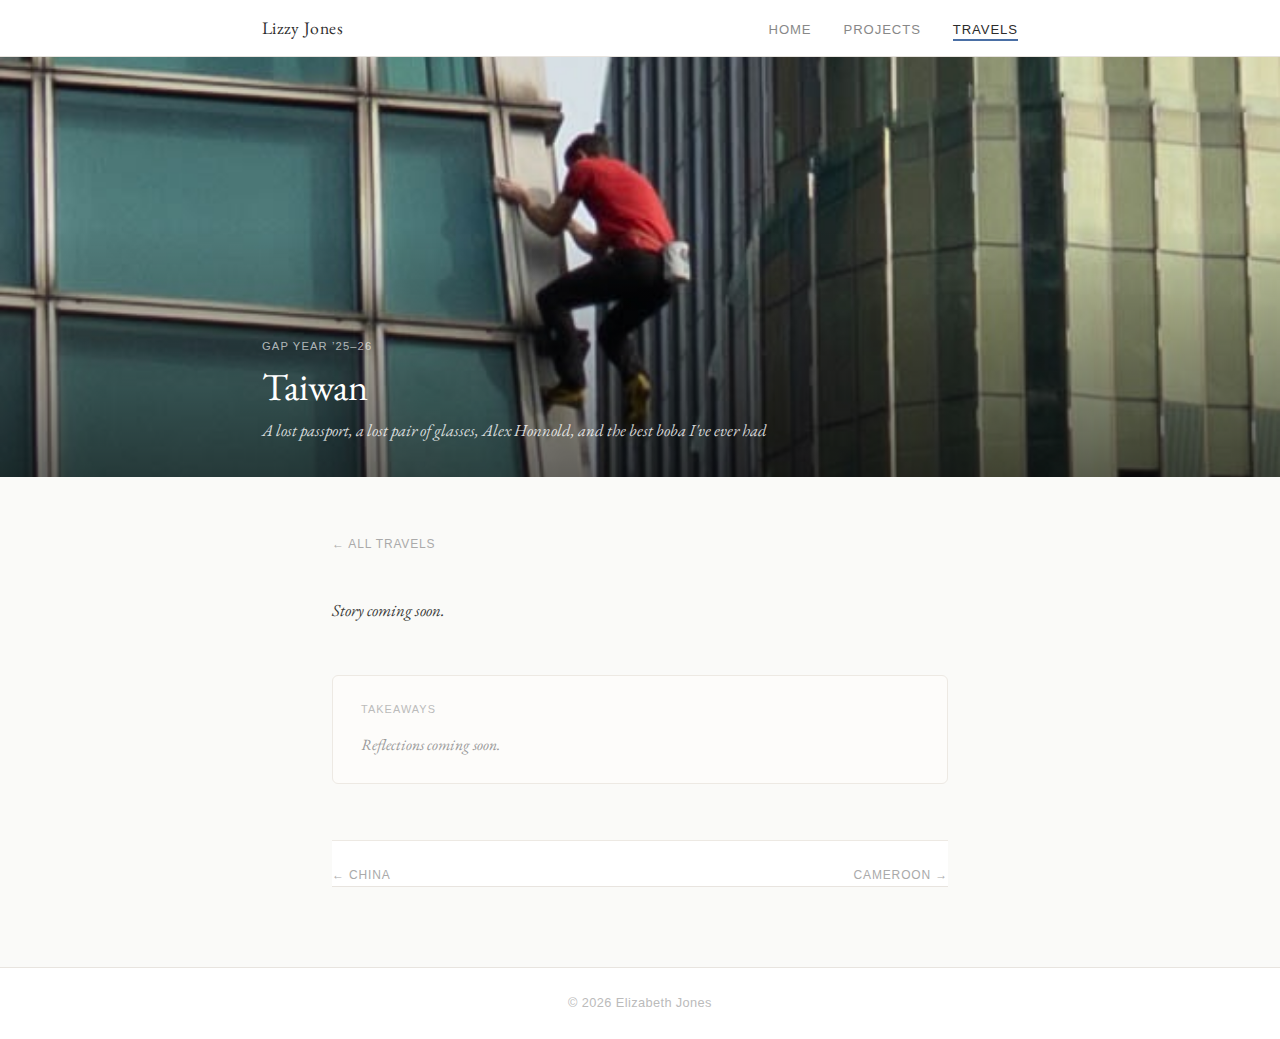
<file: destinations/taiwan.html>
<!DOCTYPE html>
<html lang="en">
<head>
  <meta charset="UTF-8" />
  <meta name="viewport" content="width=device-width, initial-scale=1" />
  <title>Taiwan — Lizzy Jones</title>
  <link rel="stylesheet" href="../css/style.css" />
</head>
<body>

  <nav>
    <div class="nav-inner">
      <a class="nav-brand" href="../index.html">Lizzy Jones</a>
      <ul class="nav-links">
        <li><a href="../index.html">Home</a></li>
        <li><a href="../projects.html">Projects</a></li>
        <li><a href="../travels.html" class="active">Travels</a></li>
      </ul>
    </div>
  </nav>

  <div class="travel-hero" style="background-image: url('../travel_thumbnail_photos/taiwan.jpeg');">
    <div class="travel-hero-text">
      <div class="travel-hero-tag">Gap Year &rsquo;25&ndash;26</div>
      <h1>Taiwan</h1>
      <p class="travel-hero-sub">A lost passport, a lost pair of glasses, Alex Honnold, and the best boba I've ever had</p>
    </div>
  </div>

  <div class="travel-content">
    <a href="../travels.html" class="travel-back">&larr; All Travels</a>

    <article class="travel-article">
      <p><em>Story coming soon.</em></p>
    </article>

    <div class="travel-takeaways">
      <div class="travel-takeaways-label">Takeaways</div>
      <p><em>Reflections coming soon.</em></p>
    </div>

    <nav class="travel-nav">
      <a href="china.html">&larr; China</a>
      <a href="cameroon.html" class="travel-nav-next">Cameroon &rarr;</a>
    </nav>
  </div>

  <footer>
    <p>&copy; 2026 Elizabeth Jones</p>
  </footer>

</body>
</html>
</file>
<file: css/style.css>
/* ===========================
   Global Reset & Base
=========================== */
@import url('https://fonts.googleapis.com/css2?family=EB+Garamond:ital,wght@0,400;0,500;1,400&display=swap');

*, *::before, *::after {
  box-sizing: border-box;
  margin: 0;
  padding: 0;
}

html {
  scroll-behavior: smooth;
}

body {
  font-family: 'EB Garamond', Georgia, serif;
  background-color: #fafaf8;
  color: #2c2c2c;
  line-height: 1.75;
  font-size: 19px;
}

a {
  color: #4a6fa5;
  text-decoration: none;
  transition: color 0.2s;
}

a:hover {
  color: #2c4d7f;
}

/* ===========================
   Navigation
=========================== */
nav {
  background-color: #fff;
  border-bottom: 1px solid #e8e4df;
  position: sticky;
  top: 0;
  z-index: 100;
}

nav .nav-inner {
  max-width: 820px;
  margin: 0 auto;
  padding: 0 2rem;
  display: flex;
  align-items: center;
  justify-content: space-between;
  height: 56px;
}

nav .nav-brand {
  font-family: 'EB Garamond', Georgia, serif;
  font-size: 1.1rem;
  font-weight: normal;
  color: #2c2c2c;
  letter-spacing: 0.02em;
}

nav .nav-brand:hover {
  color: #4a6fa5;
}

nav .nav-links {
  list-style: none;
  display: flex;
  gap: 2rem;
}

nav .nav-links a {
  font-family: 'Helvetica Neue', Arial, sans-serif;
  font-size: 0.82rem;
  letter-spacing: 0.07em;
  text-transform: uppercase;
  color: #888;
  padding-bottom: 2px;
  border-bottom: 2px solid transparent;
  transition: color 0.2s, border-color 0.2s;
}

nav .nav-links a:hover,
nav .nav-links a.active {
  color: #2c2c2c;
  border-bottom-color: #4a6fa5;
}

/* ===========================
   Page Hero
=========================== */
.hero {
  background-color: #fff;
  border-bottom: 1px solid #e8e4df;
  padding: 4rem 2rem 3.5rem;
}

.hero .inner {
  max-width: 820px;
  margin: 0 auto;
}

.hero h1 {
  font-family: 'EB Garamond', Georgia, serif;
  font-size: 2.4rem;
  font-weight: normal;
  color: #1a1a1a;
  line-height: 1.3;
  margin-bottom: 0.5rem;
}

.hero .subtitle {
  font-size: 1rem;
  color: #888;
  font-style: italic;
  font-family: 'EB Garamond', Georgia, serif;
}

/* ===========================
   Main Content
=========================== */
.main-content {
  max-width: 820px;
  margin: 0 auto;
  padding: 3rem 2rem 5rem;
}

/* Legacy container class (used by detail pages) */
.container {
  max-width: 820px;
  margin: 0 auto;
  padding: 3rem 2rem 5rem;
}

.bio-section {
  margin-bottom: 3rem;
}

.bio-section p {
  margin-bottom: 1rem;
  color: #3a3a3a;
}

.placeholder-note {
  display: inline-block;
  background-color: #f5f0e8;
  border-left: 3px solid #c4a96a;
  padding: 0.75rem 1rem;
  border-radius: 0 4px 4px 0;
  font-family: 'Helvetica Neue', Arial, sans-serif;
  font-size: 0.85rem;
  color: #7a6a4a;
  font-style: italic;
}

/* ===========================
   Projects Page
=========================== */
.page-intro {
  margin-bottom: 3.5rem;
}

.page-intro p {
  color: #3a3a3a;
  margin-bottom: 1rem;
}

.research-section {
  margin-bottom: 3.5rem;
}

.research-section h2 {
  font-family: 'EB Garamond', Georgia, serif;
  font-size: 1.55rem;
  font-weight: normal;
  color: #1a1a1a;
  margin-bottom: 0.2rem;
  padding-bottom: 0.5rem;
  border-bottom: 1px solid #e0dbd3;
}

.research-section .section-tag {
  font-family: 'Helvetica Neue', Arial, sans-serif;
  font-size: 0.75rem;
  text-transform: uppercase;
  letter-spacing: 0.1em;
  color: #4a6fa5;
  margin-bottom: 1.5rem;
  display: block;
  margin-top: 0.4rem;
}

.project-card {
  background: #fff;
  border: 1px solid #e8e4df;
  border-radius: 6px;
  padding: 1.5rem 1.75rem;
  margin-bottom: 1.25rem;
  transition: box-shadow 0.2s;
}

.project-card:hover {
  box-shadow: 0 2px 12px rgba(0,0,0,0.07);
}

.project-card h3 {
  font-family: 'EB Garamond', Georgia, serif;
  font-size: 1.15rem;
  font-weight: normal;
  color: #1a1a1a;
  margin-bottom: 0.6rem;
  line-height: 1.4;
}

.project-card p {
  font-size: 0.97rem;
  color: #555;
  line-height: 1.7;
  margin-bottom: 0.75rem;
}

.project-card p:last-child {
  margin-bottom: 0;
}

.project-links {
  font-family: 'Helvetica Neue', Arial, sans-serif;
  font-size: 0.8rem;
  margin-top: 0.9rem;
  display: flex;
  gap: 1.25rem;
  flex-wrap: wrap;
}

.project-links a {
  color: #4a6fa5;
  letter-spacing: 0.02em;
}

.project-links a:hover {
  color: #2c4d7f;
  text-decoration: underline;
}

/* ===========================
   Travels Page
=========================== */
.travels-coming-soon {
  text-align: center;
  padding: 6rem 2rem;
  color: #aaa;
  font-style: italic;
  font-size: 1.05rem;
}

/* ---- Horizontal Trip Timeline ---- */
.trip-timeline-wrap {
  background: #fff;
  border-bottom: 1px solid #e8e4df;
  position: sticky;
  top: 56px;
  z-index: 50;
  overflow-x: auto;
  -webkit-overflow-scrolling: touch;
  scrollbar-width: none;
}
.trip-timeline-wrap::-webkit-scrollbar { display: none; }

.trip-timeline {
  display: flex;
  align-items: flex-start;
  padding: 1.1rem 2rem 1rem;
  gap: 0;
  min-width: max-content;
  position: relative;
}

.trip-year-group {
  display: flex;
  align-items: flex-start;
  gap: 0;
}

.trip-year-label {
  font-family: 'Helvetica Neue', Arial, sans-serif;
  font-size: 0.65rem;
  text-transform: uppercase;
  letter-spacing: 0.1em;
  color: #bbb;
  padding: 0 1.25rem 0 0.25rem;
  padding-top: 0.15rem;
  white-space: nowrap;
  border-right: 1px solid #e0dbd3;
  margin-right: 1rem;
  align-self: center;
}

.timeline-node {
  display: flex;
  flex-direction: column;
  align-items: center;
  cursor: pointer;
  padding: 0 0.6rem;
  position: relative;
  min-width: 58px;
}
.timeline-node::after {
  content: '';
  position: absolute;
  top: 7px;
  left: 50%;
  right: -50%;
  height: 1px;
  background: #e0dbd3;
  z-index: 0;
}
.timeline-node:last-child::after { display: none; }

.timeline-node-dot {
  width: 14px;
  height: 14px;
  border-radius: 50%;
  background: #fff;
  border: 2px solid #d0c9c0;
  position: relative;
  z-index: 1;
  transition: border-color 0.2s, background 0.2s;
  flex-shrink: 0;
}
.timeline-node:hover .timeline-node-dot,
.timeline-node.active .timeline-node-dot {
  background: #4a6fa5;
  border-color: #4a6fa5;
}
.timeline-node-label {
  font-family: 'Helvetica Neue', Arial, sans-serif;
  font-size: 0.65rem;
  text-transform: uppercase;
  letter-spacing: 0.06em;
  color: #bbb;
  margin-top: 0.4rem;
  text-align: center;
  white-space: nowrap;
  transition: color 0.2s;
}
.timeline-node:hover .timeline-node-label,
.timeline-node.active .timeline-node-label {
  color: #4a6fa5;
}

/* ---- Destination Cards (preview mode) ---- */
.dest-preview-body {
  max-height: 0;
  overflow: hidden;
  transition: max-height 0.35s ease;
  background: #fdfcfa;
  border: 1px solid #e8e4df;
  border-top: none;
  border-bottom-left-radius: 6px;
  border-bottom-right-radius: 6px;
}
.dest-preview-hero {
  width: 100%;
  height: 200px;
  object-fit: cover;
  display: block;
}
.dest-preview-inner {
  padding: 1rem 1.1rem 1.1rem;
}
.dest-preview-text {
  font-family: 'EB Garamond', Georgia, serif;
  font-size: 1rem;
  color: #666;
  line-height: 1.7;
  margin-bottom: 0.75rem;
}
.dest-read-more {
  display: inline-block;
  font-family: 'Helvetica Neue', Arial, sans-serif;
  font-size: 0.75rem;
  letter-spacing: 0.06em;
  text-transform: uppercase;
  color: #4a6fa5;
}
.dest-read-more:hover { color: #2c4d7f; text-decoration: underline; }

/* ---- Individual Destination Pages ---- */
.travel-hero {
  width: 100%;
  height: 420px;
  background-size: cover;
  background-position: center;
  position: relative;
  display: flex;
  align-items: flex-end;
}
.travel-hero::after {
  content: '';
  position: absolute;
  inset: 0;
  background: linear-gradient(to bottom, transparent 40%, rgba(0,0,0,0.55) 100%);
}
.travel-hero-text {
  position: relative;
  z-index: 1;
  padding: 2rem;
  color: #fff;
  max-width: 820px;
  margin: 0 auto;
  width: 100%;
}
.travel-hero-text h1 {
  font-family: 'EB Garamond', Georgia, serif;
  font-size: 2.4rem;
  font-weight: normal;
  line-height: 1.2;
  margin-bottom: 0.4rem;
  color: #fff;
}
.travel-hero-text .travel-hero-sub {
  font-family: 'EB Garamond', Georgia, serif;
  font-style: italic;
  font-size: 1.05rem;
  color: rgba(255,255,255,0.82);
}
.travel-hero-text .travel-hero-tag {
  font-family: 'Helvetica Neue', Arial, sans-serif;
  font-size: 0.7rem;
  text-transform: uppercase;
  letter-spacing: 0.1em;
  color: rgba(255,255,255,0.65);
  margin-bottom: 0.4rem;
}

.travel-content {
  max-width: 680px;
  margin: 0 auto;
  padding: 3rem 2rem 5rem;
}
.travel-back {
  font-family: 'Helvetica Neue', Arial, sans-serif;
  font-size: 0.75rem;
  text-transform: uppercase;
  letter-spacing: 0.07em;
  color: #aaa;
  display: inline-block;
  margin-bottom: 2.5rem;
}
.travel-back:hover { color: #4a6fa5; }

.travel-article p {
  font-size: 1.05rem;
  color: #3a3a3a;
  line-height: 1.9;
  margin-bottom: 1.2rem;
}
.travel-article p:last-child { margin-bottom: 0; }
.travel-article strong {
  font-weight: 600;
  color: #2c2c2c;
}
.travel-article em { font-style: italic; }

.travel-section-head {
  font-family: 'Helvetica Neue', Arial, sans-serif;
  font-size: 0.7rem;
  text-transform: uppercase;
  letter-spacing: 0.12em;
  color: #bbb;
  margin: 2.5rem 0 1rem;
  padding-top: 2rem;
  border-top: 1px solid #ede9e3;
}

.travel-takeaways {
  background: #fdfcfa;
  border: 1px solid #ede9e3;
  border-radius: 6px;
  padding: 1.5rem 1.75rem;
  margin-top: 3rem;
}
.travel-takeaways-label {
  font-family: 'Helvetica Neue', Arial, sans-serif;
  font-size: 0.68rem;
  text-transform: uppercase;
  letter-spacing: 0.1em;
  color: #bbb;
  margin-bottom: 0.75rem;
}
.travel-takeaways p {
  font-style: italic;
  color: #999;
  font-size: 0.98rem;
  line-height: 1.8;
}

.travel-nav {
  display: flex;
  justify-content: space-between;
  margin-top: 3.5rem;
  padding-top: 1.5rem;
  border-top: 1px solid #ede9e3;
}
.travel-nav a {
  font-family: 'Helvetica Neue', Arial, sans-serif;
  font-size: 0.75rem;
  text-transform: uppercase;
  letter-spacing: 0.07em;
  color: #aaa;
}
.travel-nav a:hover { color: #4a6fa5; }
.travel-nav-next { margin-left: auto; }

@media (max-width: 600px) {
  .travel-hero { height: 280px; }
  .travel-hero-text h1 { font-size: 1.8rem; }
  .travel-content { padding: 2rem 1.25rem 4rem; }
}

/* ===========================
   Detail Pages (e.g. planetary_conj_details)
=========================== */
.detail-body {
  font-size: 1rem;
  line-height: 1.8;
  color: #2c2c2c;
}

.detail-body h1 {
  font-family: 'EB Garamond', Georgia, serif;
  font-size: 1.8rem;
  font-weight: normal;
  margin-bottom: 1.5rem;
  color: #1a1a1a;
}

.detail-body p {
  margin-bottom: 1.1rem;
}

.detail-body iframe {
  margin-top: 1.5rem;
  border: 1px solid #ddd;
  border-radius: 6px;
}

/* ===========================
   Footer
=========================== */
footer {
  background-color: #fff;
  border-top: 1px solid #e8e4df;
  padding: 1.5rem 2rem;
  text-align: center;
}

footer p,
footer {
  font-family: 'Helvetica Neue', Arial, sans-serif;
  font-size: 0.8rem;
  color: #bbb;
  letter-spacing: 0.03em;
}

/* ===========================
   Responsive
=========================== */
@media (max-width: 600px) {
  nav .nav-inner {
    flex-direction: column;
    height: auto;
    padding: 0.75rem 1.25rem;
    gap: 0.5rem;
  }

  nav .nav-links {
    gap: 1.25rem;
  }

  .hero h1 {
    font-size: 1.85rem;
  }

  .main-content,
  .container {
    padding: 2rem 1.25rem 4rem;
  }
}
</file>
